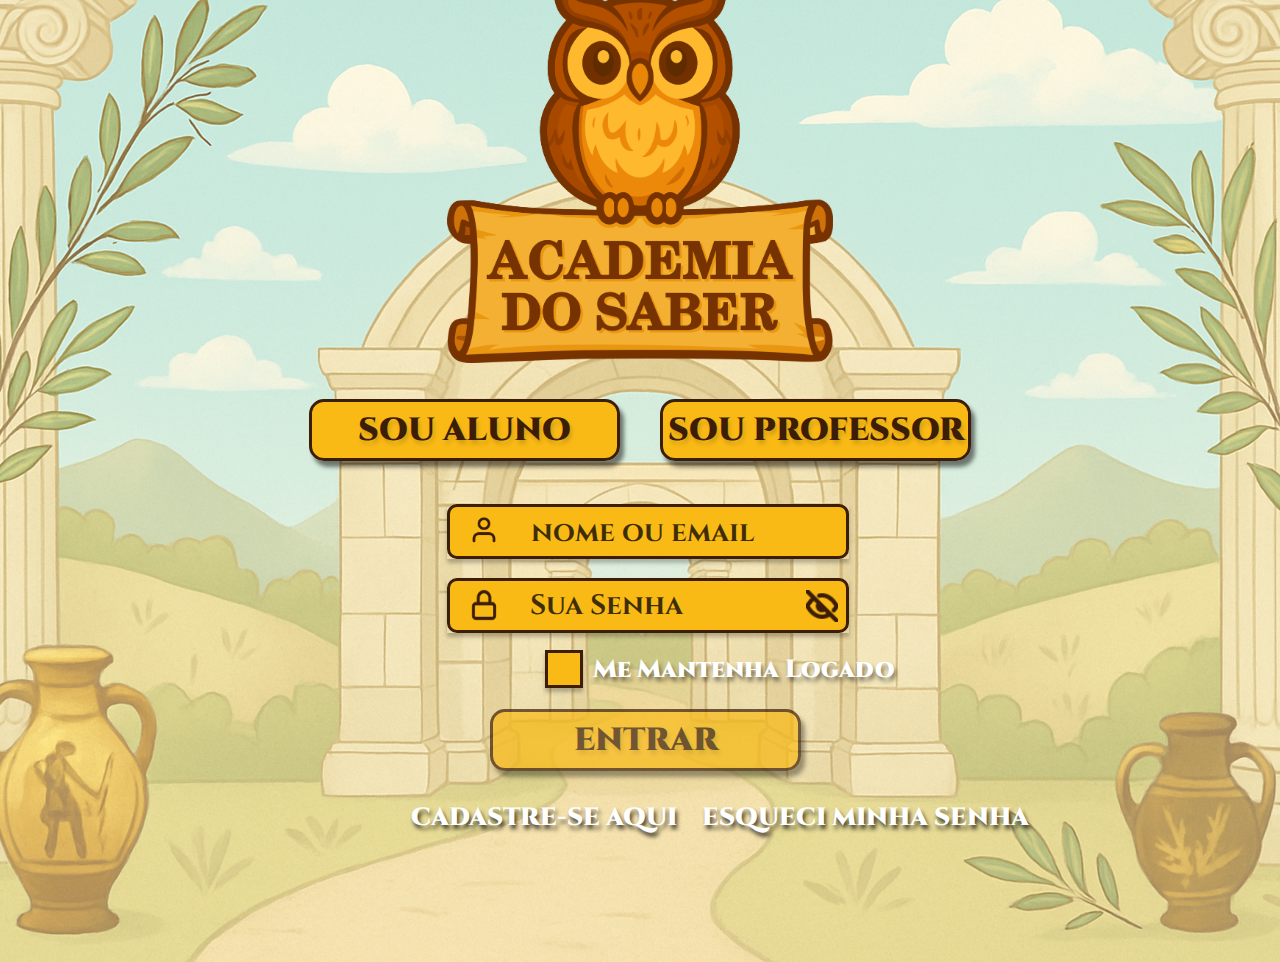
<file: index.html>
<!DOCTYPE html>
<html>
<head>
  	<meta charset="utf-8">
  	<meta name="viewport" content="initial-scale=1, width=device-width">
  	
  	<link rel="stylesheet"  href="./pagina_login.css" />
  	<link rel="stylesheet" href="https://fonts.googleapis.com/css2?family=Cinzel:wght@700;900&display=swap" />
  	<link rel="stylesheet" href="https://fonts.googleapis.com/css2?family=Baloo:wght@400&display=swap" />
  	<link rel="stylesheet"  href="./erro_login.css" />
  	
  	
</head>
<body>
  	
  	<div class="tela-login">
    		<img class="background-login-icon" alt="" src="img/fundo_login.jpg">
    		
    		<div class="cadastre-se-aqui" id="cADASTRESEAQUIText">CADASTRE-SE AQUI</div>
    		<div class="esqueci-minha-senha" id="eSQUECIMINHASENHA">ESQUECI MINHA SENHA</div>
    		<img class="logo-academia-do-saber-1" alt="" src="img/logo_academia_do_saber.png">
    		
    		<div class="login-e-senha">
      			<div class="login-e-senha-child">
      			</div>
      			<input type="text" class="nome-ou-email" placeholder="nome ou email" id="inputNomeEmail">
      			<div class="user-wrapper">
        				<div class="user">
          					<img class="icon" alt="" src="img/icone_usuario_login.png">
        				</div>
      			</div>
    		</div>
    		<div class="seleao-tipo-de-acesso">
      			<div class="boto-tipo-de-acesso">
        				<div class="boto-tipo-de-acesso-child">
        				</div>
        				<b class="sou-professor">SOU PROFESSOR</b>
      			</div>
      			<div class="boto-tipo-de-acesso1">
        				<div class="boto-tipo-de-acesso-child">
        				</div>
        				<b class="sou-professor">SOU ALUNO</b>
      			</div>
    		</div>
    		<div class="login-e-senha1">
      			<div class="login-e-senha-child">
      			</div>
      			<input type="password" class="sua-senha" placeholder="Sua Senha" id="inputSenha">
      			<div class="lock">
        				<img class="icon1" alt="" src="img/icone_cadeado_senha.png">
      			</div>
      			<div class="olhar-senha">
        				<div class="eye-off">
          					<img class="icon2" id="iconeOlhoSenha" alt="" src="img/olho_fechado_senha.png">
        				</div>
      			</div>
    		</div>
    		<div class="boto-revelarocultar-senha">
    		</div>
    		<div class="caixa-seleo">
      			<div class="caixa-seleo-child">
      			</div>
    		</div>
    		<div class="me-mantenha-logado">Me Mantenha Logado</div>
    		<div class="boto-entrar">
      			<div class="boto-tipo-de-acesso-child">
      			</div>
      			<b class="sou-professor">ENTRAR</b>
    		</div>
  	</div>
  	
  	
  	
  	
  	<script src="./pagina_login.js"></script>
    <!-- Modal de erro de login -->
    <div class="tela-erro-login" id="erroLoginModal" style="display:none;">
        <div class="tela-erro-login-child"></div>
        <img class="coruja-logo-sozinha-4" alt="" src="img/coruja_logo_sozinha.png">
        <div class="ops-encontramos-um">Ops... encontramos um erro</div>
        <div class="usurio-ou-senha-container">
            <p class="usurio-ou-senha">Usuário ou senha incorreto.</p>
            <p class="usurio-ou-senha">Tente novamente.</p>
        </div>
        <div class="rectangle-parent" id="erroLoginVoltar">
            <div class="group-child"></div>
            <div class="voltar">VOLTAR</div>
        </div>
    </div>
    <div id="erroLoginBlur" style="display:none; position:fixed; top:0; left:0; width:100vw; height:100vh; z-index:9998; backdrop-filter: blur(15px); background: rgba(0,0,0,0.10);"></div>
    <div id="erroLoginPopup" style="display:none; position:fixed; top:0; left:0; width:100vw; height:100vh; z-index:9999;"></div>
</body>
</html>
</file>
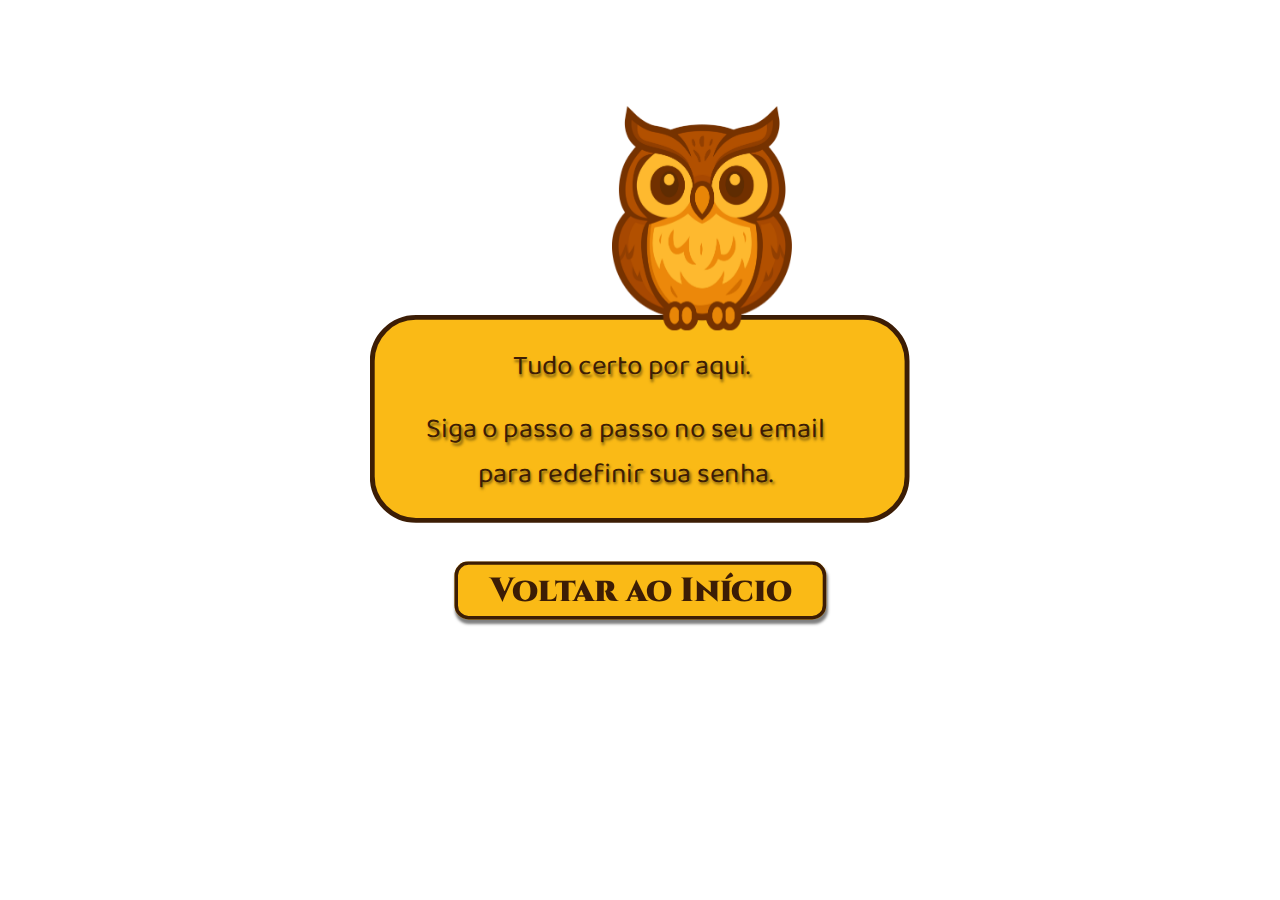
<file: aviso_alterar_senha.html>
<!DOCTYPE html>
<html lang="pt-BR">
<head>
    <meta charset="UTF-8">
    <meta name="viewport" content="width=device-width, initial-scale=1.0">
    <title>Aviso Alterar Senha</title>
    <link rel="stylesheet" href="aviso_alterar_senha.css">
    <link href="https://fonts.googleapis.com/css2?family=Baloo:wght@400&display=swap" rel="stylesheet">
    <link href="https://fonts.googleapis.com/css2?family=Cinzel:wght@900&display=swap" rel="stylesheet">
</head>
<body>
    <div class="tela-confirmao-senha">
        <div class="tela-confirmao-senha-child"></div>
        <div class="tela-confirmao-senha-item"></div>
        <img class="coruja-logo-sozinha-4" alt="Coruja" src="img/coruja_logo_sozinha.png">
        <div class="tudo-certo-por">Tudo certo por aqui.</div>
        <div class="siga-o-passo-container">
            <p class="siga-o-passo">Siga o passo a passo no seu email</p>
            <p class="siga-o-passo">para redefinir sua senha.</p>
        </div>
        <div class="rectangle-parent" id="voltarInicioBtn">
            <div class="group-child"></div>
            <div class="voltar-ao-incio">Voltar ao Início</div>
        </div>
    </div>
    <script>
    document.getElementById('voltarInicioBtn').addEventListener('click', function() {
        window.top.location.href = 'index.html';
    });
    </script>
</body>
</html>
</file>
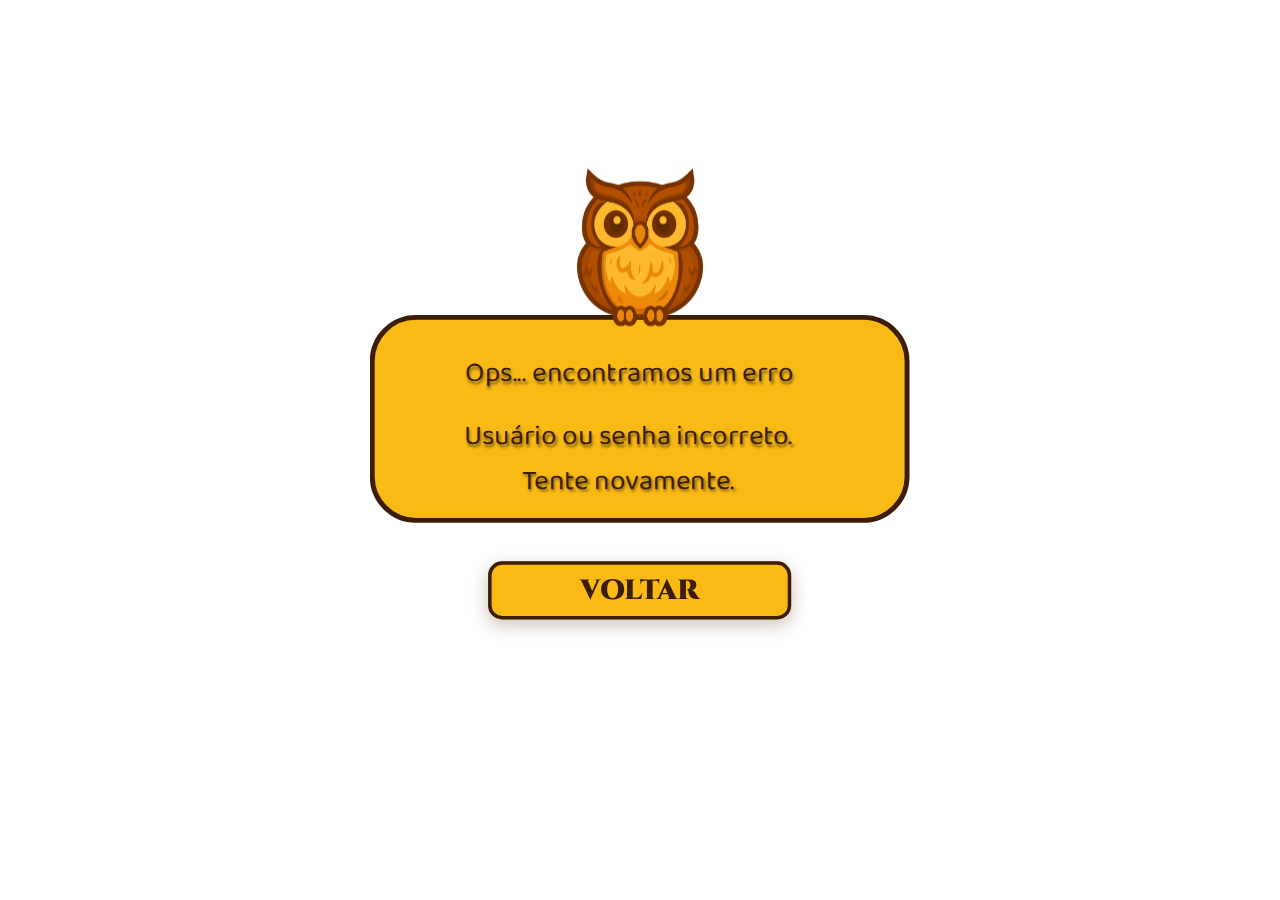
<file: erro_login.html>
<!DOCTYPE html>
<html>
<head>
  	<meta charset="utf-8">
  	<meta name="viewport" content="initial-scale=1, width=device-width">
  	
  	<link rel="stylesheet"  href="./erro_login.css" />
  	<link rel="stylesheet" href="https://fonts.googleapis.com/css2?family=Baloo:wght@400&display=swap" />
  	<link rel="stylesheet" href="https://fonts.googleapis.com/css2?family=Cinzel:wght@900&display=swap" />
  	
  	
  	
</head>
<body>
  	
  	<div class="tela-erro-login">
    		<div class="tela-erro-login-child">
    		</div>
    		<img class="coruja-logo-sozinha-4" alt="" src="img/coruja_logo_sozinha.png">
    		
    		<div class="ops-encontramos-um">Ops... encontramos um erro</div>
    		<div class="usurio-ou-senha-container">
      			<p class="usurio-ou-senha">Usuário ou senha incorreto.</p>
      			<p class="usurio-ou-senha">Tente novamente.</p>
    		</div>
    		<div class="rectangle-parent" id="groupContainer">
      			<div class="group-child">
      			</div>
      			<div class="voltar">VOLTAR</div>
    		</div>
  	</div>
  	
  	
  	
  	
  	<script src="./erro_login.js"></script>
  	<script>
    		var groupContainer = document.getElementById("groupContainer");
    		if(groupContainer) {
      			groupContainer.addEventListener("click", function (e) {
        				if (window.parent && typeof window.parent.fecharErroLoginPopup === 'function') {
            					window.parent.fecharErroLoginPopup();
        				} else {
            					window.history.back();
        				}
      			});
    		}</script></body>
</html>
</file>
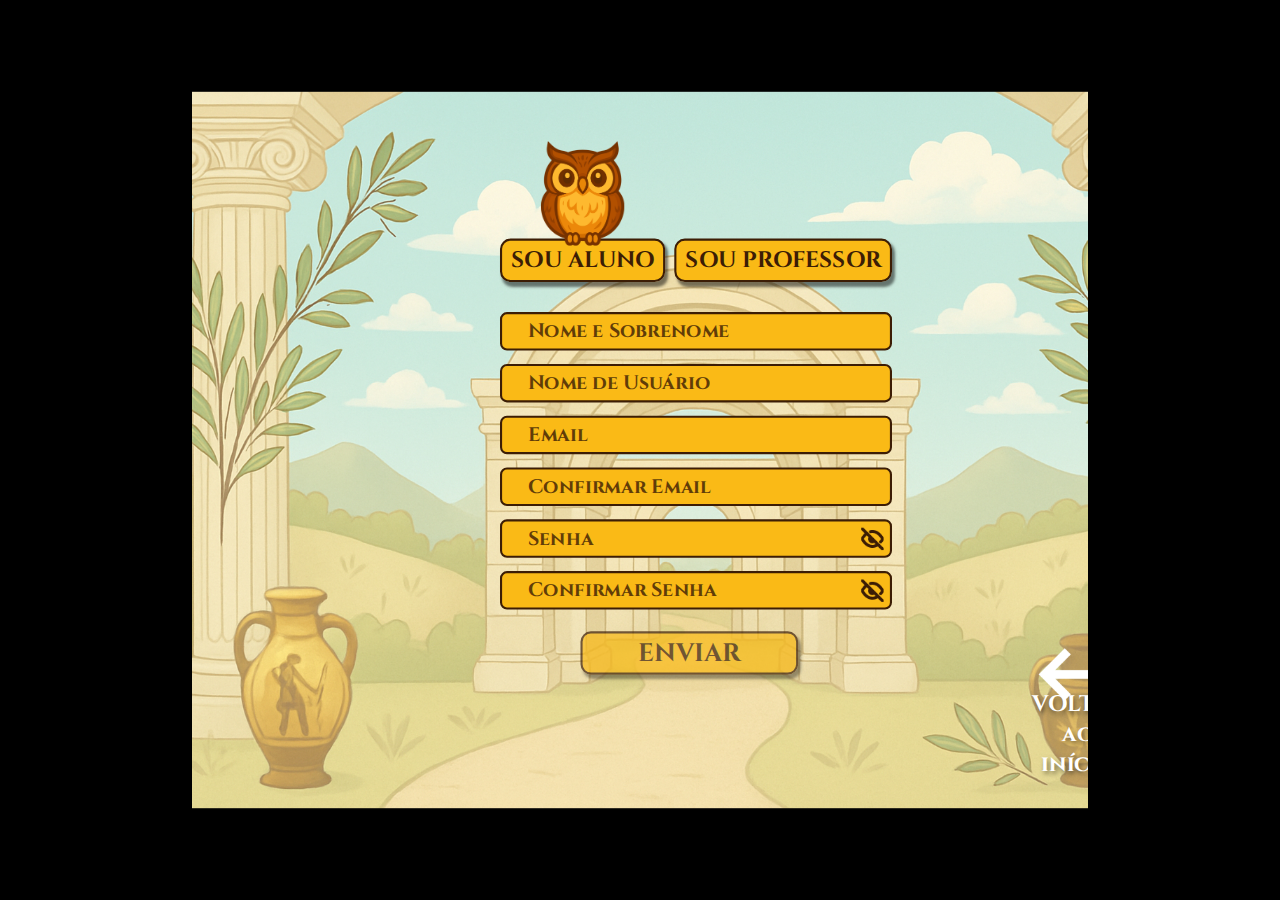
<file: tela_cadastro.html>
<!-- Início da página de cadastro -->
<!DOCTYPE html>
<html>
<head>
   <meta charset="utf-8">
   <meta name="viewport" content="initial-scale=1, width=device-width">
   <link rel="stylesheet"  href="./tela_cadastro.css" />
   <link rel="stylesheet" href="https://fonts.googleapis.com/css2?family=Cinzel:wght@700&display=swap" />
</head>
<body>
   <div class="tela-cadastro">
      <img class="background-login-icon" alt="" src="img/fundo_login.jpg">
      <div class="voltar-ao-incio-parent" id="groupContainer">
         <b class="voltar-ao-incio-container">
            <span class="voltar-ao-incio-container1">
               <p class="voltar">VOLTAR</p>
               <p class="voltar">ao início</p>
            </span>
         </b>
         <img class="keyboard-return-icon" alt="" src="img/keyboard_return.png">
      </div>
      <div class="botes-cadastro">
         <div class="botes-cadastro-child"></div>
         <input type="text" class="nome-e-sobrenome" placeholder="Nome e Sobrenome" id="inputNomeSobrenome">
      </div>
      <div class="botes-cadastro1">
         <div class="botes-cadastro-child"></div>
         <input type="text" class="nome-e-sobrenome" placeholder="Nome de Usuário" id="inputUsuario">
      </div>
      <div class="botes-cadastro2">
         <div class="botes-cadastro-child"></div>
         <input type="email" class="email" placeholder="Email" id="inputEmail">
      </div>
      <div class="botes-cadastro3">
         <div class="botes-cadastro-child"></div>
         <input type="email" class="confirmar-email" placeholder="Confirmar Email" id="inputConfirmarEmail">
      </div>
      <div class="botes-cadastro4">
         <div class="botes-cadastro-child"></div>
         <input type="password" class="senha" placeholder="Senha" id="inputSenhaCadastro">
         <div class="eye-off">
            <img class="icon" alt="" src="img/olho_fechado_senha.png">
         </div>
      </div>
      <div class="botes-cadastro5">
         <div class="botes-cadastro-child"></div>
         <input type="password" class="confirmar-senha" placeholder="Confirmar Senha" id="inputConfirmarSenha">
         <div class="eye-off">
            <img class="icon" alt="" src="img/olho_fechado_senha.png">
         </div>
      </div>
      <div class="tela-cadastro-child"></div>
      <div class="botao-acesso-cadastro-dupla">
         <div class="boto-acesso-cadastro" id="botaoAluno">
            <div class="boto-aluno">
               <div class="boto-aluno-child"></div>
               <b class="sou-aluno">SOU ALUNO</b>
            </div>
            <img class="coruja-logo-sozinha-1 coruja-pousada" id="corujaAluno" alt="Coruja" src="img/coruja_logo_sozinha.png" style="display:none;">
         </div>
         <div class="boto-acesso-cadastro1" id="botaoProfessor">
            <div class="boto-aluno-child"></div>
            <b class="sou-professor">SOU PROFESSOR</b>
            <img class="coruja-logo-sozinha-1 coruja-pousada" id="corujaProfessor" alt="Coruja" src="img/coruja_logo_sozinha.png" style="display:none;">
         </div>
      </div>
      <div class="boto-enviar">
         <div class="boto-aluno-child"></div>
         <b class="sou-professor">ENVIAR</b>
      </div>
      <div class="tela-cadastro-item"></div>
   </div>
   <script src="./tela_cadastro.js"></script>
</body>
</html>
<!-- Fim da página de cadastro -->
</file>
<file: pagina_login.css>
/* Fundo da tela de login */
.background-login-icon {
    position: absolute;
    top: calc(50% - 512px);
    left: calc(50% - 720px);
    width: 1440px;
    height: 1024px;
    object-fit: cover;
}

.cadastre-se-aqui {
    position: absolute;
    top: 863px;
    left: 410px;
    font-weight: 900;
    display: flex;
    align-items: center;
    justify-content: center;
    width: 267px;
    height: 33px;
    text-shadow: 2px 4px 4px rgba(0, 0, 0, 0.75);
    cursor: pointer;
    font-size: 25px;
}

.esqueci-minha-senha {
    position: absolute;
    top: 863px;
    left: 701px;
    font-weight: 900;
    display: flex;
    align-items: center;
    justify-content: center;
    width: 329px;
    height: 33px;
    text-shadow: 2px 4px 4px rgba(0, 0, 0, 0.75);
    cursor: pointer;
    font-size: 25px;
}

.logo-academia-do-saber-1 {
    position: absolute;
    top: 37px;
    left: calc(50% - 193px);
    width: 386px;
    height: 388px;
    object-fit: cover;
}

.login-e-senha-child {
    position: absolute;
    height: 100%;
    width: 100%;
    top: 0%;
    right: 0%;
    bottom: 0%;
    left: 0%;
    border-radius: 10px;
    background-color: #faba16;
    border: 3px solid #3c1d05;
    box-sizing: border-box;
}

.nome-ou-email {
    position: absolute;
    height: 100%;
    width: 77.11%;
    top: 0%;
    left: 20.4%;
    display: flex;
    align-items: center;
    font-size: 28px;
    background: transparent;
    border: none;
    outline: none;
    color: rgba(0, 0, 0, 0.75);
    font-family: Cinzel;
    font-weight: bold;
}

.nome-ou-email::placeholder {
    color: rgba(0, 0, 0, 0.75);
    font-family: Cinzel;
    font-weight: bold;
}

.icon {
    position: absolute;
    height: 75.11%;
    width: 66.67%;
    top: 12.5%;
    right: 16.67%;
    bottom: 12.39%;
    left: 16.67%;
    max-width: 100%;
    overflow: hidden;
    max-height: 100%;
}

.user {
    position: absolute;
    height: 100%;
    width: 100%;
    top: 0%;
    right: 0%;
    bottom: 0%;
    left: 0%;
    overflow: hidden;
}

.user-wrapper {
    position: absolute;
    height: 81.82%;
    width: 11.19%;
    top: 9.09%;
    right: 85.07%;
    bottom: 9.09%;
    left: 3.73%;
}

.login-e-senha {
    position: absolute;
    top: 566px;
    left: calc(50% - 233px + 40px);
    box-shadow: 0px 4px 4px rgba(0, 0, 0, 0.25);
    width: 402px;
    height: 55px;
    text-align: left;
    font-size: 28px;
    color: rgba(0, 0, 0, 0.75);
}

.boto-tipo-de-acesso {
    position: absolute;
    height: 100%;
    width: 46.98%;
    top: 0%;
    right: 0%;
    bottom: 0%;
    left: 53.02%;
    border-radius: 15px;
    box-shadow: 4px 6px 4px rgba(0, 0, 0, 0.5);
    opacity: 1 !important;
    transition: opacity 0.2s;
}

.boto-tipo-de-acesso1 {
    position: absolute;
    height: 100%;
    width: 46.98%;
    top: 0%;
    right: 53.02%;
    bottom: 0%;
    left: 0%;
    border-radius: 15px;
    box-shadow: 4px 6px 4px rgba(0, 0, 0, 0.5);
    opacity: 1 !important;
    background: none;
    transition: opacity 0.2s;
}

.boto-tipo-de-acesso.selecionado,
.boto-tipo-de-acesso1.selecionado {
    opacity: 0.7 !important;
}

.boto-tipo-de-acesso-child, .boto-tipo-de-acesso1 .boto-tipo-de-acesso-child {
    position: absolute;
    height: 100%;
    width: 100%;
    top: 0%;
    right: 0%;
    bottom: 0%;
    left: 0%;
    border-radius: 15px;
    background-color: #faba16;
    border: 3px solid #3c1d05;
    box-sizing: border-box;
    opacity: 1;
}

.sou-professor {
    position: absolute;
    height: 100%;
    width: 99.68%;
    top: 0%;
    left: 0.32%;
    display: flex;
    align-items: center;
    justify-content: center;
    color: #3c1d05;
    font-size: 32px;
    font-family: Cinzel;
    font-weight: 900;
    text-shadow: 2px 4px 4px rgba(0, 0, 0, 0.15);
    transition: color 0.2s, font-weight 0.2s;
}

.boto-tipo-de-acesso.selecionado .sou-professor,
.boto-tipo-de-acesso1.selecionado .sou-professor {
    color: #3c1d05;
    font-weight: 900;
    text-shadow: 2px 4px 4px rgba(0, 0, 0, 0.25);
}

.seleao-tipo-de-acesso {
    position: absolute;
    top: 461px;
    left: calc(50% - 331px);
    width: 662px;
    height: 62px;
    font-size: 32px;
    color: #3c1d05;
}

.sua-senha {
    position: absolute;
    height: 100%;
    width: 77.11%;
    top: 0%;
    left: 20.15%;
    display: flex;
    align-items: center;
    font-size: 28px;
    background: transparent;
    border: none;
    outline: none;
    color: rgba(0, 0, 0, 0.75);
    font-family: Cinzel;
    font-weight: bold;
    padding-right: 48px;
    box-sizing: border-box;
}

.sua-senha::placeholder {
    color: rgba(0, 0, 0, 0.75);
    font-family: Cinzel;
    font-weight: bold;
}

.icon1 {
    position: absolute;
    height: 83.42%;
    width: 75%;
    top: 8.33%;
    right: 12.5%;
    bottom: 8.25%;
    left: 12.5%;
    max-width: 100%;
    overflow: hidden;
    max-height: 100%;
}

.lock {
    position: absolute;
    height: 69.09%;
    width: 9.45%;
    top: 14.55%;
    right: 86.07%;
    bottom: 16.36%;
    left: 4.48%;
    overflow: hidden;
}

.icon2 {
    position: absolute;
    height: 91.76%;
    width: 91.76%;
    top: 4.17%;
    right: 4.07%;
    bottom: 4.07%;
    left: 4.17%;
    max-width: 100%;
    overflow: hidden;
    max-height: 100%;
}

.eye-off {
    width: 34px;
    height: 34px;
    display: flex;
    align-items: center;
    justify-content: center;
}

.olhar-senha {
    position: absolute;
    top: 50%;
    right: 10px;
    transform: translateY(-50%);
    width: 34px;
    height: 34px;
    display: flex;
    align-items: center;
    justify-content: center;
    cursor: pointer;
    z-index: 2;
}

.icon2#iconeOlhoSenha {
    width: 32px;
    height: 32px;
    object-fit: contain;
}

.login-e-senha1 {
    position: absolute;
    top: 640px;
    left: calc(50% - 233px + 40px);
    box-shadow: 0px 4px 4px rgba(0, 0, 0, 0.25);
    width: 402px;
    height: 55px;
    text-align: left;
    font-size: 28px;
    color: rgba(0, 0, 0, 0.75);
}

.boto-revelarocultar-senha {
    position: absolute;
    top: 650px;
    left: 901px;
    background-color: #d9d9d9;
    width: 35px;
    height: 35px;
    opacity: 0.01;
}

.caixa-seleo-child {
    position: absolute;
    height: 100%;
    width: 100%;
    top: 0%;
    right: 0%;
    bottom: 0%;
    left: 0%;
    box-shadow: 0px 4px 4px rgba(0, 0, 0, 0.25);
    background-color: #faba16;
    border: 3px solid #3c1d05;
    box-sizing: border-box;
    display: flex;
    align-items: center;
    justify-content: center;
    font-size: 32px;
    color: #3c1d05;
    font-weight: bold;
    transition: color 0.2s, font-size 0.2s;
}

.caixa-seleo-child.checked {
    color: #3c1d05;
    font-size: 38px;
}

.caixa-seleo {
    position: absolute;
    top: 712px;
    left: 545px;
    width: 38px;
    height: 38px;
}

.me-mantenha-logado {
    position: absolute;
    top: 719px;
    left: 590px;
    font-weight: 900;
    display: flex;
    align-items: center;
    justify-content: center;
    width: 306px;
    height: 24px;
    text-shadow: 2px 4px 4px rgba(0, 0, 0, 0.5);
    font-size: 25px;
}

.boto-entrar {
    position: absolute;
    top: 771px;
    left: calc(50% - 155px + 5px);
    border-radius: 15px;
    box-shadow: 4px 6px 4px rgba(0, 0, 0, 0.5);
    width: 311px;
    height: 62px;
    opacity: 0.7;
    font-size: 36px;
    color: #3c1d05;
    cursor: default;
    background: #faba16;
    transition: opacity 0.2s, cursor 0.2s, background 0.2s, transform 0.2s;
}

.boto-entrar.ativo {
    opacity: 1.0;
    cursor: pointer;
}

.boto-entrar.ativo:hover, .boto-entrar.ativo:focus {
    background: #ffd600;
    transform: scale(1.07);
}

.tela-login {
    width: 1440px;
    height: 1024px;
    position: relative;
    background-color: #000;
    overflow: hidden;
    text-align: center;
    font-size: 25px;
    color: #fff;
    font-family: Cinzel;
    margin: 0 auto;
}

.boto-tipo-de-acesso,
.boto-tipo-de-acesso1,
.sou-professor {
    cursor: pointer;
}

.caixa-seleo,
.me-mantenha-logado {
    cursor: pointer;
}

.erro-login-modal {
    position: fixed;
    top: 0; left: 0; right: 0; bottom: 0;
    width: 100vw;
    height: 100vh;
    z-index: 1000;
    display: flex;
    align-items: center;
    justify-content: center;
}
.erro-login-blur {
    position: absolute;
    top: 0; left: 0; right: 0; bottom: 0;
    width: 100vw;
    height: 100vh;
    background: rgba(0,0,0,0.15);
    backdrop-filter: blur(15px);
    z-index: 1;
}
.tela-erro-login {
    position: relative;
    z-index: 2;
    margin-top: 40px;
    width: 540px;
    min-height: 320px;
    background: #faba16;
    border: 5px solid #3c1d05;
    border-radius: 36px;
    box-shadow: 0 6px 24px rgba(0,0,0,0.18);
    display: flex;
    flex-direction: column;
    align-items: center;
    justify-content: flex-start;
    padding: 70px 32px 24px 32px;
}
.tela-erro-login .ops-encontramos-um,
.tela-erro-login .usurio-ou-senha-container {
    color: #3c1d05;
    text-shadow: 2px 4px 4px rgba(0,0,0,0.25);
    font-family: Cinzel, serif;
    font-weight: 900;
    font-size: 1.6em;
    margin-bottom: 18px;
    text-align: center;
}
.tela-erro-login .usurio-ou-senha-container {
    margin-bottom: 50px;
}
#erroLoginVoltar {
    margin: 32px auto 0 auto;
    width: 340px;
    display: flex;
    align-items: center;
    justify-content: center;
    font-size: 2em;
    font-family: Cinzel, serif;
    font-weight: 900;
    color: #3c1d05;
    cursor: pointer;
    background: #faba16;
    border: 3px solid #3c1d05;
    border-radius: 15px;
    box-shadow: 4px 6px 4px rgba(0,0,0,0.5);
    height: 60px;
    transition: background 0.2s, color 0.2s;
}
#erroLoginVoltar:hover {
    background: #ffd86b;
    color: #3c1d05;
}

.erro-login-modal .coruja-logo-sozinha-4 {
    position: absolute;
    top: -70px;
    left: 50%;
    transform: translateX(-50%);
    width: auto;
    height: 140px;
    object-fit: contain;
    z-index: 3;
} 

.boto-entrar .boto-tipo-de-acesso-child {
    background: transparent !important;
}
</file>
<file: erro_login.css>
.tela-erro-login-child {
    position: absolute;
    top: calc(50% - 193px);
    left: calc(50% - 386px);
    border-radius: 66px;
    background-color: #faba16;
    border: 7px solid #3c1d05;
    box-sizing: border-box;
    width: 771px;
    height: 297px;
}
.coruja-logo-sozinha-4 {
    position: absolute;
    top: 110px;
    left: 50%;
    transform: translateX(-50%);
    margin: 0;
    width: 180px;
    height: auto;
    z-index: 3;
}
.ops-encontramos-um {
    position: absolute;
    top: 370px;
    left: calc(50% - 250px);
    text-shadow: 2px 4px 4px rgba(0, 0, 0, 0.5);
}
.usurio-ou-senha {
    margin: 0;
}
.usurio-ou-senha-container {
    position: absolute;
    top: 460px;
    left: calc(50% - 252px);
    text-shadow: 2px 4px 4px rgba(0, 0, 0, 0.5);
}
.group-child {
    position: absolute;
    top: calc(50% - 41.5px);
    left: calc(50% - 216.5px);
    border-radius: 20px;
    background-color: transparent;
    border: 3px solid #3c1d05;
    box-sizing: border-box;
    width: 433px;
    height: 83px;
    border-width: 5px !important;
    border-style: solid;
    border-color: #3c1d05;
}
.voltar {
    position: absolute;
    top: 0px;
    left: 1px;
    font-weight: 900;
    display: flex;
    align-items: center;
    justify-content: center;
    width: 432px;
    height: 83px;
    font-size: 1em;
    font-family: Cinzel, serif;
}
.rectangle-parent {
    position: absolute;
    top: calc(50% + 159px);
    left: calc(50% - 217px);
    box-shadow: 0 8px 24px 0 rgba(60,29,5,0.28);
    border-radius: 20px;
    width: 433px;
    height: 83px;
    cursor: pointer;
    font-size: 1em;
    font-family: Cinzel, serif;
    background: #faba16;
}
.rectangle-parent:hover, .rectangle-parent:focus {
    transform: scale(1.07);
    background: #ffd600;
    transition: transform 0.2s, background 0.2s;
}
body {
    margin: 0;
    padding: 0;
    width: 100vw;
    height: 100vh;
    display: flex;
    align-items: center;
    justify-content: center;
    overflow: hidden;
}

.tela-erro-login {
    position: relative;
    width: 1440px;
    height: 1024px;
    overflow: hidden;
    text-align: center;
    font-size: 40px;
    color: #3c1d05;
    font-family: Baloo;
    margin: 0 auto;
    transform: scale(0.7);
    transform-origin: center center;
}

.tela-erro-login::before {
    content: '';
    position: absolute;
    top: 0;
    left: 0;
    right: 0;
    bottom: 0;
    background-color: rgba(255, 255, 255, 0.05);
    backdrop-filter: blur(10px);
    z-index: -1;
}
.tela-erro-login-item {
    cursor: default !important;
}
.tela-erro-login-item, .ops-encontramos-um, .usurio-ou-senha-container {
    user-select: none !important;
    -webkit-user-select: none !important;
    -moz-user-select: none !important;
    -ms-user-select: none !important;
}
</file>
<file: aviso_alterar_senha.css>
.tela-confirmao-senha-child {
    position: absolute;
    top: 0px;
    left: 0px;
    backdrop-filter: blur(15px);
    background-color: rgba(217, 217, 217, 0.01);
    width: 1440px;
    height: 1024px;
}
.tela-confirmao-senha-item {
    position: absolute;
    top: calc(50% - 193px);
    left: calc(50% - 386px);
    border-radius: 66px;
    background-color: #faba16;
    border: 7px solid #3c1d05;
    box-sizing: border-box;
    width: 771px;
    height: 297px;
    cursor: default !important;
}
.coruja-logo-sozinha-4 {
    position: absolute;
    top: 21px;
    left: 600px;
    width: 257px;
    height: 320px;
    object-fit: cover;
}
.tudo-certo-por {
    position: absolute;
    top: 360px;
    left: calc(50% - 182px);
    text-shadow: 2px 4px 4px rgba(0, 0, 0, 0.5);
}
.siga-o-passo {
    margin: 0;
}
.siga-o-passo-container {
    position: absolute;
    top: 450px;
    left: calc(50% - 305px);
    text-shadow: 2px 4px 4px rgba(0, 0, 0, 0.5);
}
.group-child {
    position: absolute;
    top: calc(50% - 41.5px);
    left: calc(50% - 265.5px);
    border-radius: 20px;
    background-color: transparent;
    border: 5px solid #3c1d05;
    box-sizing: border-box;
    width: 531px;
    height: 83px;
}
.voltar-ao-incio {
    position: absolute;
    top: 0px;
    left: 1.23px;
    font-weight: 900;
    display: flex;
    align-items: center;
    justify-content: center;
    width: 529.8px;
    height: 83px;
}
.rectangle-parent {
    position: absolute;
    top: calc(50% + 159px);
    left: calc(50% - 265px);
    box-shadow: 2px 6px 4px rgba(0, 0, 0, 0.5);
    width: 531px;
    height: 83px;
    font-size: 48px;
    font-family: Cinzel;
    border-radius: 20px;
    cursor: pointer;
    transition: transform 0.2s, background 0.2s;
    background-color: #faba16;
}
.rectangle-parent:hover, .rectangle-parent:focus {
    background: #ffd600;
    background-color: #ffd600;
    transform: scale(1.07);
}
body {
    margin: 0;
    padding: 0;
    width: 100vw;
    height: 100vh;
    display: flex;
    align-items: center;
    justify-content: center;
    overflow: hidden;
}

.tela-confirmao-senha {
    width: 1440px;
    height: 1024px;
    position: relative;
    overflow: hidden;
    text-align: center;
    font-size: 40px;
    color: #3c1d05;
    font-family: Baloo;
    margin: 0 auto;
    transform: scale(0.7);
    transform-origin: center center;
}

.tela-confirmao-senha::before {
    content: '';
    position: absolute;
    top: 0;
    left: 0;
    right: 0;
    bottom: 0;
    background-color: rgba(255, 255, 255, 0.05);
    backdrop-filter: blur(10px);
    z-index: -1;
}
.tela-confirmao-senha-item,
.tudo-certo-por,
.siga-o-passo-container {
    font-family: 'Baloo', cursive !important;
    user-select: none !important;
    -webkit-user-select: none !important;
    -moz-user-select: none !important;
    -ms-user-select: none !important;
}

.rectangle-parent,
.voltar-ao-incio {
    font-family: 'Cinzel', serif !important;
}
</file>
<file: tela_cadastro.css>
/* Estilos principais da tela de cadastro */
.background-login-icon {
    position: absolute;
    top: 0px;
    left: 0px;
    width: 1440px;
    height: 1024px;
    object-fit: cover;
}
.voltar {
    margin: 0;
}
.voltar-ao-incio-container1 {
    width: 100%;
}
.voltar-ao-incio-container {
    position: absolute;
    top: 119px;
    left: 0px;
    display: flex;
    align-items: center;
    width: 158px;
    height: 83px;
}
.keyboard-return-icon {
    position: absolute;
    top: 0px;
    left: 4px;
    width: 149px;
    height: 149px;
    box-shadow: none;
    border-radius: 50%;
}
.voltar-ao-incio-parent {
    position: absolute;
    top: 758px;
    left: 1187px;
    width: 158px;
    height: 202px;
    cursor: pointer;
    text-align: center;
    font-size: 32px;
    color: #fff;
}
.botes-cadastro-child {
    position: absolute;
    height: 100%;
    width: 100%;
    top: 0%;
    right: 0%;
    bottom: 0%;
    left: 0%;
    border-radius: 10px;
    background-color: #faba16;
    border: 3px solid #3c1d05;
    box-sizing: border-box;
}
.nome-e-sobrenome {
    position: absolute;
    height: 100%;
    width: 53.57%;
    top: 0%;
    left: 4.64%;
    display: flex;
    align-items: center;
}
.botes-cadastro {
    position: absolute;
    top: 315px;
    left: 440px;
    width: 560px;
    height: 55px;
}
.botes-cadastro1 {
    position: absolute;
    top: 389px;
    left: 440px;
    width: 560px;
    height: 55px;
}
.email {
    position: absolute;
    height: 100%;
    width: 17.14%;
    top: 0%;
    left: 4.64%;
    display: flex;
    align-items: center;
}
.botes-cadastro2 {
    position: absolute;
    top: 463px;
    left: 440px;
    width: 560px;
    height: 55px;
}
.confirmar-email {
    position: absolute;
    height: 100%;
    width: 48.04%;
    top: 0%;
    left: 4.64%;
    display: flex;
    align-items: center;
}
.botes-cadastro3 {
    position: absolute;
    top: 537px;
    left: 440px;
    width: 560px;
    height: 55px;
}
.senha {
    position: absolute;
    height: 100%;
    width: 17.5%;
    top: 0%;
    left: 4.64%;
    display: flex;
    align-items: center;
}
.icon {
    position: absolute;
    height: 91.67%;
    width: 91.67%;
    top: 4.17%;
    right: 4.17%;
    bottom: 4.17%;
    left: 4.17%;
    max-width: 100%;
    overflow: hidden;
    max-height: 100%;
}
.eye-off {
    position: absolute;
    height: 54.55%;
    width: 5.36%;
    top: 21.82%;
    right: 2.68%;
    bottom: 23.64%;
    left: 91.96%;
    overflow: hidden;
}
.botes-cadastro4 {
    position: absolute;
    top: 611px;
    left: 440px;
    width: 560px;
    height: 55px;
}
.confirmar-senha {
    position: absolute;
    height: 100%;
    width: 48.93%;
    top: 0%;
    left: 4.64%;
    display: flex;
    align-items: center;
}
.botes-cadastro5 {
    position: absolute;
    top: 685px;
    left: 440px;
    width: 560px;
    height: 55px;
}
.tela-cadastro-child {
    position: absolute;
    top: 697px;
    left: 955px;
    background-color: rgba(217, 217, 217, 0.01);
    width: 30px;
    height: 30px;
    opacity: 0.01;
}
.boto-aluno-child {
    position: absolute;
    height: 100%;
    width: 100%;
    top: 0%;
    right: 0%;
    bottom: 0%;
    left: 0%;
    border-radius: 15px;
    background-color: #faba16;
    border: 3px solid #3c1d05;
    box-sizing: border-box;
}
.sou-aluno {
    position: absolute;
    height: 100%;
    width: 100%;
    top: 0%;
    left: 0%;
    display: flex;
    align-items: center;
    justify-content: center;
}
.boto-aluno {
    position: absolute;
    height: 30.85%;
    width: 100%;
    top: 69.15%;
    right: 0%;
    bottom: 0%;
    left: 0%;
    box-shadow: 4px 6px 4px rgba(0, 0, 0, 0.5);
    border-radius: 15px;
}
.coruja-logo-sozinha-1 {
    position: absolute;
    width: 50.42%;
    top: 0px;
    right: 25%;
    left: 24.58%;
    max-width: 100%;
    overflow: hidden;
    height: 148.5px;
    object-fit: cover;
}
.coruja-logo-sozinha-1.coruja-pousada {
    position: absolute;
    top: 0px;
    left: 50%;
    transform: translateX(-50%);
    transition: transform 0.3s;
    z-index: 10;
}
.coruja-professor {
    transform: translateX(230px) !important;
}
.boto-acesso-cadastro {
    position: absolute;
    height: 100%;
    width: 42.14%;
    top: 0%;
    right: 57.86%;
    bottom: 0%;
    left: 0%;
}
.sou-professor {
    position: absolute;
    height: 100%;
    width: 99.68%;
    top: 0%;
    left: 0.32%;
    display: flex;
    align-items: center;
    justify-content: center;
}
.boto-acesso-cadastro1 {
    position: absolute;
    height: 30.85%;
    width: 55.54%;
    top: 69.15%;
    right: 0%;
    bottom: 0%;
    left: 44.46%;
    box-shadow: 4px 6px 4px rgba(0, 0, 0, 0.5);
    border-radius: 15px;
}
.botao-acesso-cadastro-dupla {
    position: absolute;
    top: 71px;
    left: 440px;
    width: 560px;
    height: 201px;
    text-align: center;
    font-size: 32px;
    color: #3c1d05;
}

body {
    margin: 0;
    padding: 0;
    width: 100vw;
    height: 100vh;
    background: #000;
    display: flex;
    align-items: center;
    justify-content: center;
    overflow: hidden;
}

/* Centralização da tela */
.tela-cadastro {
    width: 1440px;
    height: 1024px;
    position: relative;
    background-color: #000;
    overflow: hidden;
    text-align: center;
    font-size: 25px;
    color: #fff;
    font-family: Cinzel;
    margin: 0 auto;
    transform: scale(0.7);
    transform-origin: center center;
}

/* Campos alinhados */
.botes-cadastro,
.botes-cadastro1,
.botes-cadastro2,
.botes-cadastro3,
.botes-cadastro4,
.botes-cadastro5 {
    left: 440px;
}

/* Inputs visíveis e integrados */
input[type="text"],
input[type="email"],
input[type="password"] {
    position: absolute;
    left: 30px;
    top: 0;
    height: 100%;
    width: 500px;
    color: #3c1d05;
    background: transparent;
    border: none;
    outline: none;
    font-size: 28px;
    font-family: Cinzel, serif;
    font-weight: bold;
    z-index: 2;
    display: flex;
    align-items: center;
    padding-left: 10px;
    box-sizing: border-box;
    vertical-align: middle;
}
input::placeholder {
    color: #3c1d05;
    opacity: 0.8;
    font-family: Cinzel, serif;
    font-size: 28px;
    font-weight: bold;
}

/* Botões de seleção e enviar com sombra arredondada */
.boto-aluno,
.boto-acesso-cadastro1,
.boto-enviar {
    border-radius: 15px;
    box-shadow: 4px 6px 4px rgba(0, 0, 0, 0.5);
}

/* Botão ENVIAR deslocado para a direita */
.boto-enviar {
    position: absolute;
    top: 771px;
    left: 555px;
    width: 311px;
    height: 62px;
    border-radius: 15px;
    box-shadow: 4px 6px 4px rgba(0, 0, 0, 0.5);
    opacity: 0.7;
    font-size: 36px;
    color: #3c1d05;
    cursor: pointer;
    transition: opacity 0.2s, cursor 0.2s;
}

.boto-enviar.inativo {
    opacity: 0.7 !important;
    cursor: default !important;
    pointer-events: none !important;
    transform: none !important;
    transition: none !important;
}
.boto-enviar.ativo {
    opacity: 1 !important;
    cursor: pointer !important;
    pointer-events: auto !important;
    transition: opacity 0.2s, cursor 0.2s, transform 0.2s;
}

.boto-enviar.ativo:hover .boto-aluno-child {
    background: #ffd600 !important;
    transition: background 0.2s;
}

.botes-cadastro4 .eye-off, .botes-cadastro5 .eye-off {
    width: 34px;
    height: 34px;
    display: flex;
    align-items: center;
    justify-content: center;
    position: absolute;
    right: 10px;
    top: 50%;
    transform: translateY(-50%);
    z-index: 10;
}
.botes-cadastro4 .eye-off .icon,
.botes-cadastro5 .eye-off .icon {
    width: 32px;
    height: 32px;
    object-fit: contain;
    position: static;
}
.voltar-ao-incio-container .voltar {
    text-shadow: 2px 4px 8px rgba(0,0,0,0.5);
}
.voltar-ao-incio-parent:hover .voltar {
    color: #faba16;
    transition: color 0.3s, transform 0.2s;
}
.voltar-ao-incio-parent:hover {
    transform: scale(1.07);
    transition: transform 0.2s;
}
.voltar-ao-incio-parent {
    transition: transform 0.2s;
}
.voltar-ao-incio-parent:hover .keyboard-return-icon {
    filter: sepia(1) hue-rotate(-15deg) saturate(7) brightness(1.08) contrast(1.08);
    transition: filter 0.3s;
}
.keyboard-return-icon {
    transition: filter 0.3s;
}

.boto-acesso-cadastro,
.boto-acesso-cadastro1,
.sou-aluno,
.sou-professor {
    cursor: pointer;
}

.boto-acesso-cadastro:hover, .boto-acesso-cadastro1:hover, .boto-enviar:hover {
    transform: scale(1.08);
    transition: transform 0.2s;
}

/* Fim dos estilos da tela de cadastro */
</file>
